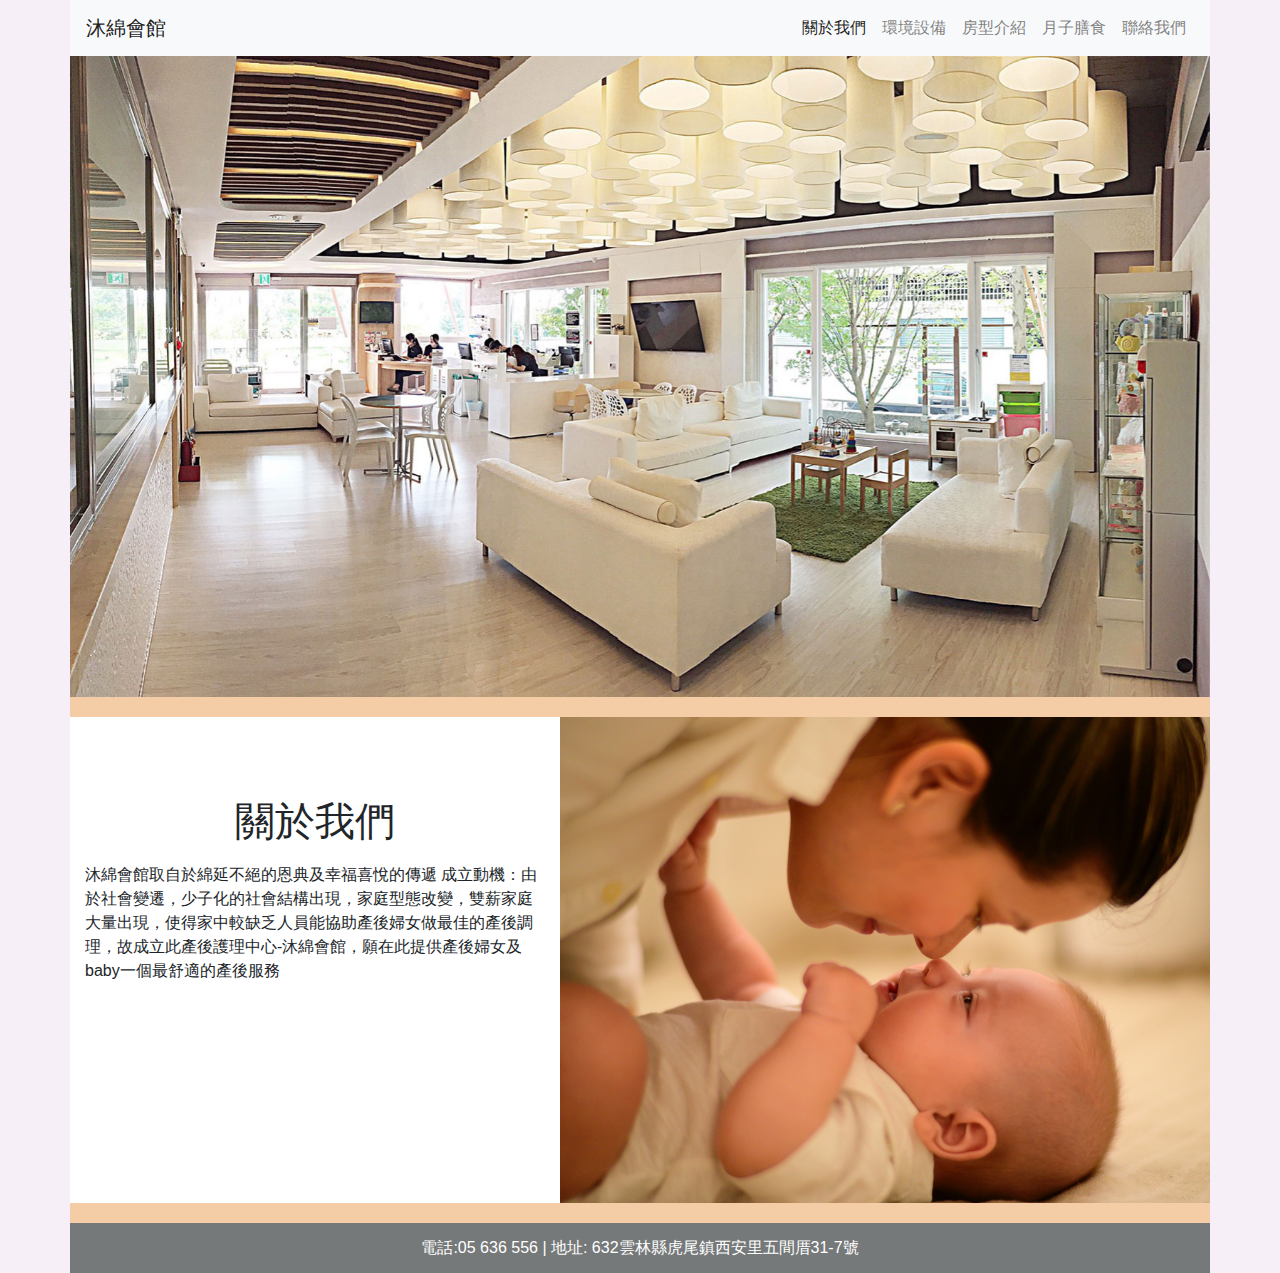
<file: index.html>
<!doctype html>
<html lang="en">
  <head>
    <!-- Required meta tags -->
    <meta charset="utf-8">
    <meta name="viewport" content="width=device-width, initial-scale=1, shrink-to-fit=no">

    <!-- Bootstrap CSS -->
    <link rel="stylesheet" href="https://stackpath.bootstrapcdn.com/bootstrap/4.3.1/css/bootstrap.min.css" integrity="sha384-ggOyR0iXCbMQv3Xipma34MD+dH/1fQ784/j6cY/iJTQUOhcWr7x9JvoRxT2MZw1T" crossorigin="anonymous">
    <link rel="stylesheet" href="common.css">
<script src="https://cdnjs.cloudflare.com/ajax/libs/jquery/3.4.1/jquery.min.js"></script>
    <title>沐綿會館</title>
    <style> 
         body{
          background-color: #f6eff7
     }
        .bar{
            width:100%;
            height:20px;
            background-color: #f4cda7;
        }
        .col-lg-5 h1{
            text-align: center;
            padding: 10px 0px;
        }
        .padding{
            padding-top: 70px;
        }
       
        @media (min-width: 992px){
            .col-sm-12,.col-lg-7{
                padding-right: 0;
            }
        }

      </style>
    
  </head>
  <body>
   
  <div class="container">
  <div class="row">
<nav class="navbar sticky-top navbar-expand-lg navbar-light bg-light col-12">
  <a class="navbar-brand" href="index.html">沐綿會館</a>
  <button class="navbar-toggler" type="button" data-toggle="collapse" data-target="#navbarNav" aria-controls="navbarNav" aria-expanded="false" aria-label="Toggle navigation">
    <span class="navbar-toggler-icon"></span>
  </button>
  <div class="collapse navbar-collapse " id="navbarNav">
    <ul class="navbar-nav ml-auto">
      <li class="nav-item active">
        <a class="nav-link" href="index.html">關於我們 <span class="sr-only">(current)</span></a>
      </li>
      <li class="nav-item">
        <a class="nav-link" href="hall.html">環境設備</a>
      </li>
      <li class="nav-item">
        <a class="nav-link" href="room.html">房型介紹</a>
      </li>
        <li class="nav-item">
        <a class="nav-link" href="food.html">月子膳食</a>
      </li>
        <li class="nav-item">
        <a class="nav-link" href="contact.php">聯絡我們</a>
      </li>
    </ul>
  </div>
</nav>

<div id="carouselExampleSlidesOnly" class="carousel slide " data-ride="carousel">
  <div class="carousel-inner size">
    <div class="carousel-item active">
      <img class="d-block w-100" src="images/3.jpg" alt="First slide">
    </div>
    <div class="carousel-item">
      <img class="d-block w-100" src="images/2.jpg" alt="Second slide">
    </div>
    <div class="carousel-item">
      <img class="d-block w-100" src="images/1.jpg" alt="Third slide">
    </div>
  </div>
</div>

  <div class="bar"></div>
<div class="container">
  <div class="row" style="background-color:#fff;">
      <div class="col-sm-12 col-lg-5" id="test">
          <h1>關於我們</h1>
          <p>沐綿會館取自於綿延不絕的恩典及幸福喜悅的傳遞
成立動機：由於社會變遷，少子化的社會結構出現，家庭型態改變，雙薪家庭大量出現，使得家中較缺乏人員能協助產後婦女做最佳的產後調理，故成立此產後護理中心-沐綿會館，願在此提供產後婦女及baby一個最舒適的產後服務</p>
      </div>
      <div class="col-sm-12 col-lg-7 ">
          <img src="images/BABY.jpg" alt="" width="100%">
      </div>
  </div>
</div>
    <div class="bar"></div>
  <footer>
       <p class="footertext">電話:05 636 556 | 地址: 632雲林縣虎尾鎮西安里五間厝31-7號</p>
  </footer>
    </div>
</div>
    <!-- Optional JavaScript -->
    <!-- jQuery first, then Popper.js, then Bootstrap JS -->
    <script src="https://code.jquery.com/jquery-3.3.1.slim.min.js" integrity="sha384-q8i/X+965DzO0rT7abK41JStQIAqVgRVzpbzo5smXKp4YfRvH+8abtTE1Pi6jizo" crossorigin="anonymous"></script>
    <script src="https://cdnjs.cloudflare.com/ajax/libs/popper.js/1.14.7/umd/popper.min.js" integrity="sha384-UO2eT0CpHqdSJQ6hJty5KVphtPhzWj9WO1clHTMGa3JDZwrnQq4sF86dIHNDz0W1" crossorigin="anonymous"></script>
    <script src="https://stackpath.bootstrapcdn.com/bootstrap/4.3.1/js/bootstrap.min.js" integrity="sha384-JjSmVgyd0p3pXB1rRibZUAYoIIy6OrQ6VrjIEaFf/nJGzIxFDsf4x0xIM+B07jRM" crossorigin="anonymous"></script>
     <script>
         $(window).on('resize',function(){
      if(window.matchMedia("(min-width:1200px)").matches){
          $('#test').addClass('padding');
      }else{
         $('#test').removeClass('padding');
      }
         });
          $(window).trigger('resize');
      </script>
  </body>
</html>
</file>
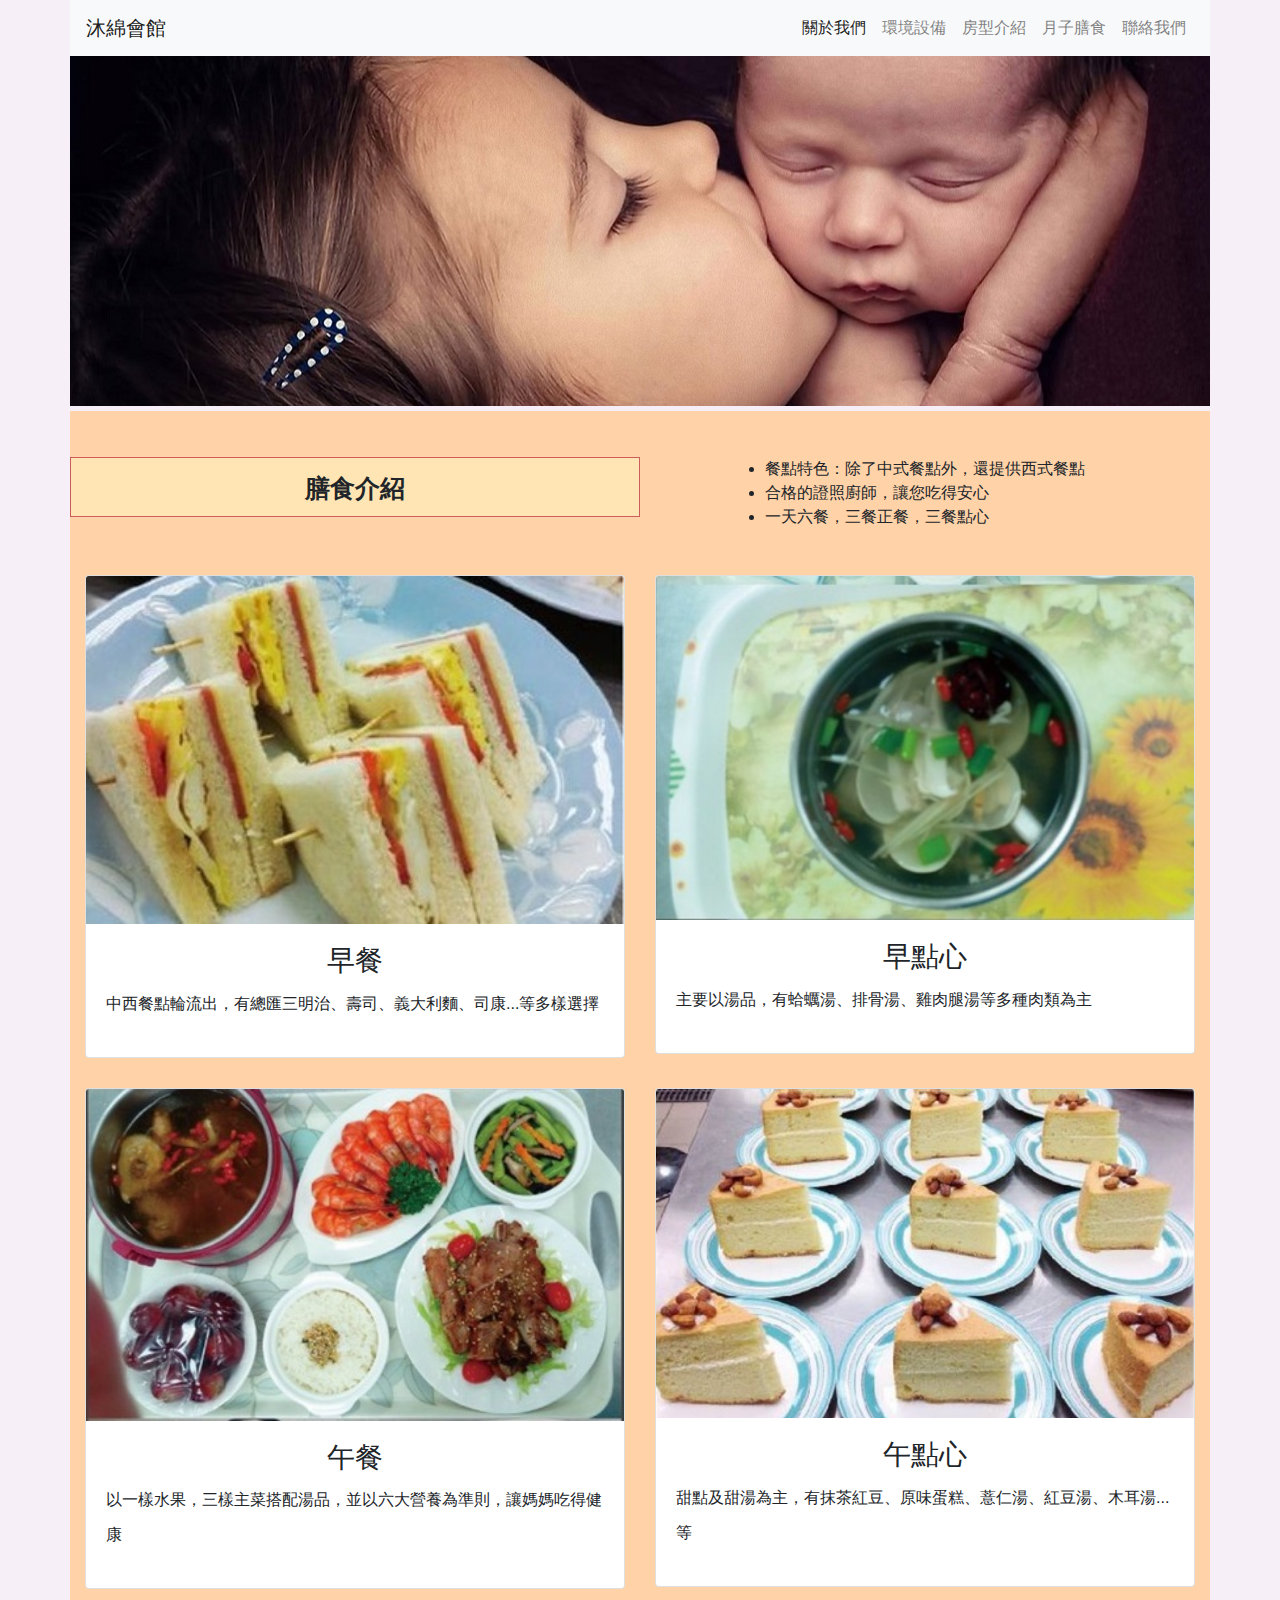
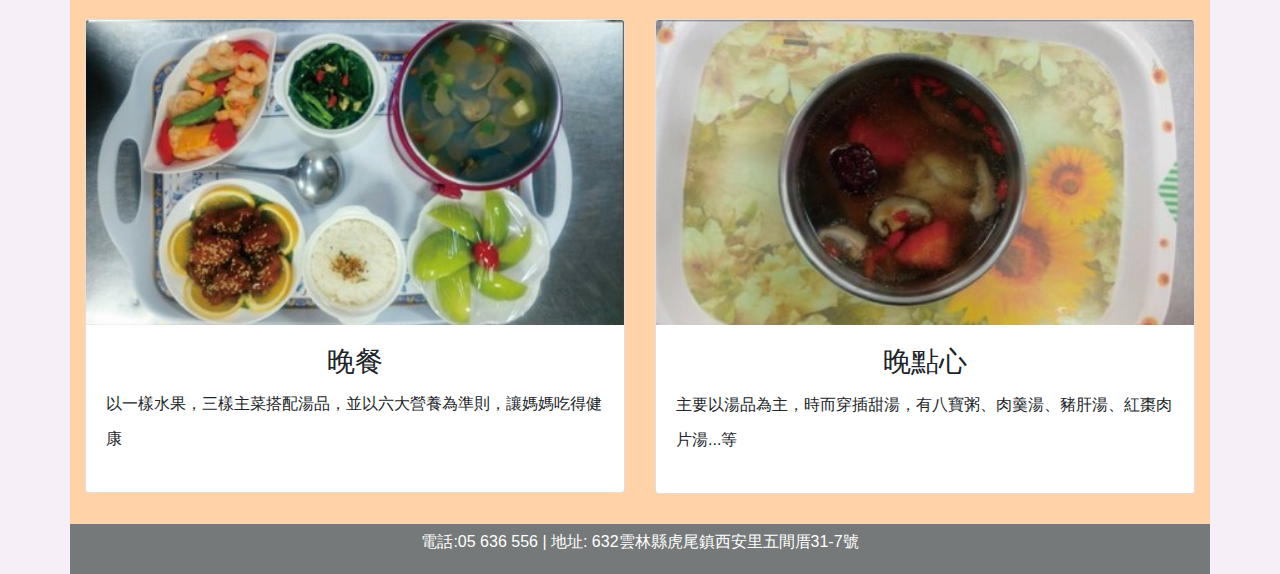
<file: food.html>
<!doctype html>
<html lang="en">
  <head>
    <!-- Required meta tags -->
    <meta charset="utf-8">
    <meta name="viewport" content="width=device-width, initial-scale=1, shrink-to-fit=no">

    <!-- Bootstrap CSS -->
    <link rel="stylesheet" href="https://stackpath.bootstrapcdn.com/bootstrap/4.3.1/css/bootstrap.min.css" integrity="sha384-ggOyR0iXCbMQv3Xipma34MD+dH/1fQ784/j6cY/iJTQUOhcWr7x9JvoRxT2MZw1T" crossorigin="anonymous">
    <link rel="stylesheet" href="common.css">
<style>
       body{
          background-color: #f6eff7
     }
      .banner{
        background-image:url(images/9999.jpg);
        background-repeat: no-repeat;
        background-position:center center; 
       }
      #info{
	     background-color:#FFE5B4;
       border:1px solid #CD5C5C ;
     height: 60px;
          line-height: 60px;
          font-size: 25px;
          text-align: center;
          font-weight: bold;
		}
	 
    .col-lg-6 ul{
        width:400px;
        margin: 0 auto;
    }
	  .container_1{
        width:100%;
        background-color: #FFD2A8;
        margin-top:5px; 
        padding-bottom: 30px
    }
    .col-lg-6{
    	margin-top:30px; 
    }
    h3{
    	text-align: center;
    }
    p{
    	line-height: 35px;
    }
 </style>

</head>
<body>
     <div class="container">
  <div class="row">
<nav class="navbar sticky-top navbar-expand-lg navbar-light bg-light col-12">
  <a class="navbar-brand" href="index.php">沐綿會館</a>
  <button class="navbar-toggler" type="button" data-toggle="collapse" data-target="#navbarNav" aria-controls="navbarNav" aria-expanded="false" aria-label="Toggle navigation">
    <span class="navbar-toggler-icon"></span>
  </button>
  <div class="collapse navbar-collapse " id="navbarNav">
    <ul class="navbar-nav  ml-auto">
      <li class="nav-item active">
        <a class="nav-link" href="index.html">關於我們 <span class="sr-only">(current)</span></a>
      </li>
      <li class="nav-item">
        <a class="nav-link" href="hall.html">環境設備</a>
      </li>
      <li class="nav-item">
        <a class="nav-link" href="room.html">房型介紹</a>
      </li>
        <li class="nav-item">
        <a class="nav-link" href="food.html">月子膳食</a>
      </li>
        <li class="nav-item">
        <a class="nav-link" href="contact.php">聯絡我們</a>
      </li>
    </ul>
  </div>
</nav>
 

<div class="banner"></div>

<div class="container_1">
<div class="container my-3">
  <div class="row">
    <div class="col-lg-6" id="info" class="mt-3">
      膳食介紹
    </div>
     <div class="col-lg-6">
     	 <ul>
        <li>餐點特色：除了中式餐點外，還提供西式餐點</li>
        <li>合格的證照廚師，讓您吃得安心</li>
        <li>一天六餐，三餐正餐，三餐點心</li>
      </ul>
     </div>
  </div>
</div>

<div class="container">
  <div class="row">
    <div class="col-lg-6 col-sm-6">
<div class="card">
  <img src="images/151515.jpg" class="card-img-top" alt="...">
  <div class="card-body">
    <h3 class="card-text">早餐</h3>
    <p>中西餐點輪流出，有總匯三明治、壽司、義大利麵、司康...等多樣選擇</p>
  </div>
</div> 
  </div>

     <div class="col-lg-6 col-sm-6">
<div class="card">
  <img src="images/161616.jpg" class="card-img-top" alt="...">
  <div class="card-body">
    <h3 class="card-text">早點心</h3>
    <p>主要以湯品，有蛤蠣湯、排骨湯、雞肉腿湯等多種肉類為主</p>
  </div>
</div> 
  </div>

     <div class="col-lg-6 col-sm-6">
<div class="card">
  <img src="images/171717.jpg" class="card-img-top" alt="...">
  <div class="card-body">
   <h3 class="card-text">午餐</h3>
    <p>以一樣水果，三樣主菜搭配湯品，並以六大營養為準則，讓媽媽吃得健康</p>
  </div>
</div> 
  </div>

     <div class="col-lg-6 col-sm-6">
<div class="card">
  <img src="images/181818.jpg" class="card-img-top" alt="...">
  <div class="card-body">
    <h3 class="card-text">午點心</h3>
    <p>甜點及甜湯為主，有抹茶紅豆、原味蛋糕、薏仁湯、紅豆湯、木耳湯...等</p>
  </div>
</div> 
  </div>

     <div class="col-lg-6 col-sm-6">
<div class="card">
  <img src="images/191919.jpg" class="card-img-top" alt="...">
  <div class="card-body">
    <h3 class="card-text">晚餐</h3>
    <p>以一樣水果，三樣主菜搭配湯品，並以六大營養為準則，讓媽媽吃得健康</p>
  </div>
</div> 
  </div>

     <div class="col-lg-6 col-sm-6">
<div class="card">
  <img src="images/202020.jpg" class="card-img-top" alt="...">
  <div class="card-body">
    <h3 class="card-text">晚點心</h3>
    <p>主要以湯品為主，時而穿插甜湯，有八寶粥、肉羹湯、豬肝湯、紅棗肉片湯...等</p>
  </div>
</div> 
  </div>
</div>
    </div>
    </div>
    <footer>
       <p class="footertext">電話:05 636 556 | 地址: 632雲林縣虎尾鎮西安里五間厝31-7號</p>
  </footer>
</div>
</div>
<script src="https://code.jquery.com/jquery-3.3.1.slim.min.js" integrity="sha384-q8i/X+965DzO0rT7abK41JStQIAqVgRVzpbzo5smXKp4YfRvH+8abtTE1Pi6jizo" crossorigin="anonymous"></script>
    <script src="https://cdnjs.cloudflare.com/ajax/libs/popper.js/1.14.7/umd/popper.min.js" integrity="sha384-UO2eT0CpHqdSJQ6hJty5KVphtPhzWj9WO1clHTMGa3JDZwrnQq4sF86dIHNDz0W1" crossorigin="anonymous"></script>
    <script src="https://stackpath.bootstrapcdn.com/bootstrap/4.3.1/js/bootstrap.min.js" integrity="sha384-JjSmVgyd0p3pXB1rRibZUAYoIIy6OrQ6VrjIEaFf/nJGzIxFDsf4x0xIM+B07jRM" crossorigin="anonymous"></script>
</file>
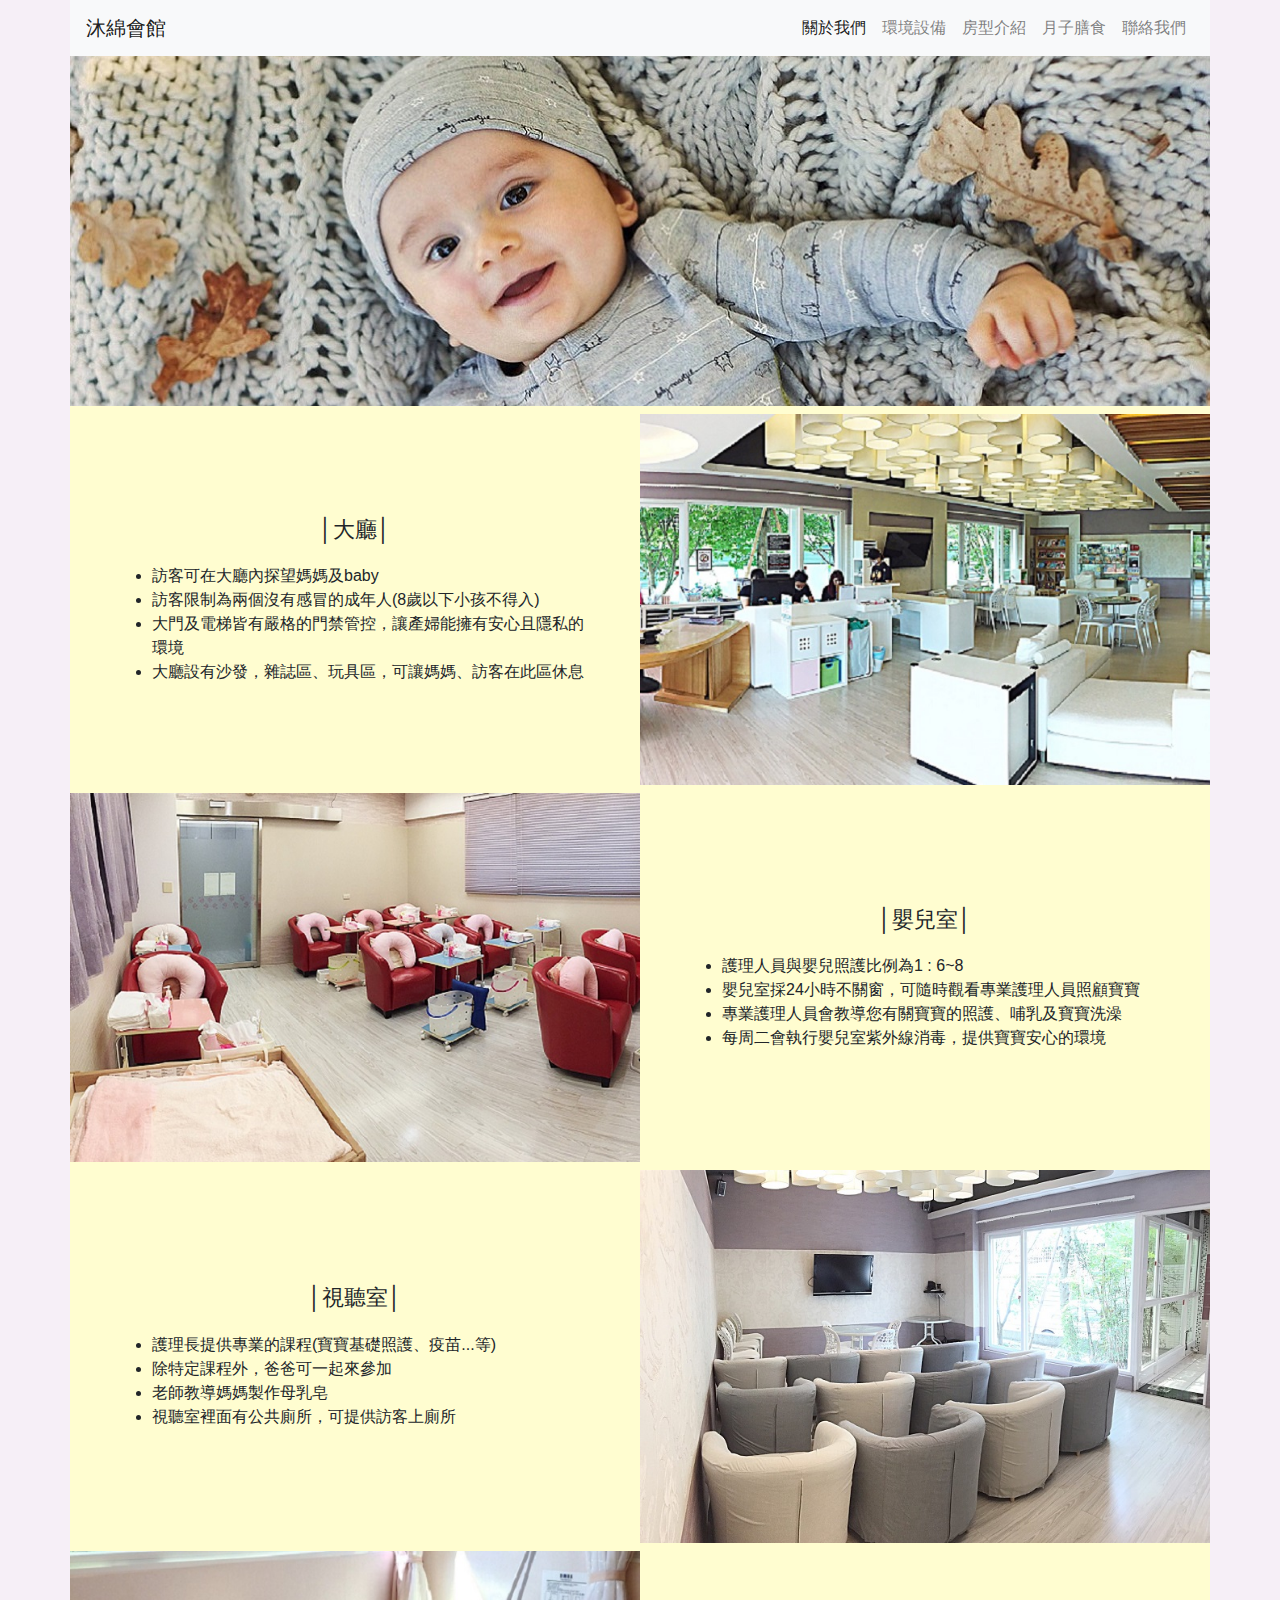
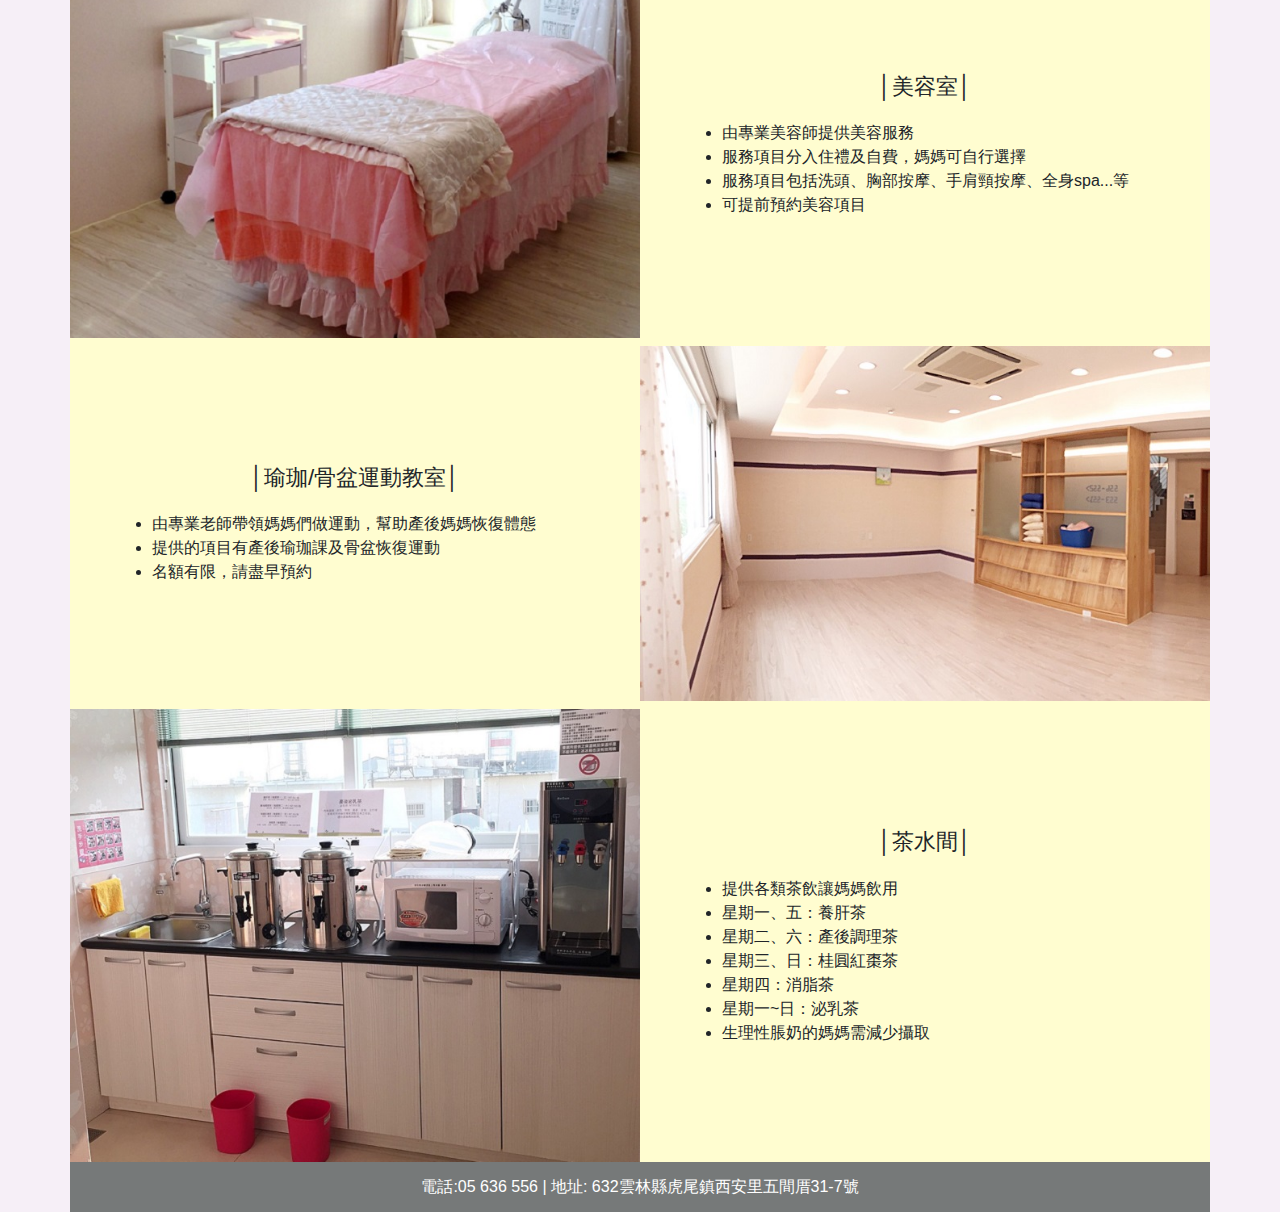
<file: hall.html>
<!doctype html>
<html lang="en">
  <head>
    <!-- Required meta tags -->
    <meta charset="utf-8">
    <meta name="viewport" content="width=device-width, initial-scale=1, shrink-to-fit=no">

    <!-- Bootstrap CSS -->
    <link rel="stylesheet" href="https://stackpath.bootstrapcdn.com/bootstrap/4.3.1/css/bootstrap.min.css" integrity="sha384-ggOyR0iXCbMQv3Xipma34MD+dH/1fQ784/j6cY/iJTQUOhcWr7x9JvoRxT2MZw1T" crossorigin="anonymous">
        <link rel="stylesheet" href="common.css">

    <script src="https://cdnjs.cloudflare.com/ajax/libs/jquery/3.4.1/jquery.min.js"></script>
 <style>
     body{
          background-color: #f6eff7
     }
      .banner{
        background-image:url(images/1111.jpg);
        background-repeat: no-repeat;
        background-position:center center; 
      }
     .title+p,li{
         text-align: left;
     }
     .container>.mt-2 ul{
        width:90%;
         margin: 20px auto
     }
      .row{
        background-color:#FFFDD0;
      }
     .img-fluid {
    max-width:none;
    width:100%;
}
  </style>
   
  </head>
 
  <body>
     <div class="container">
  <div class="row">
<nav class="navbar sticky-top navbar-expand-lg navbar-light bg-light col-12">
  <a class="navbar-brand" href="index.html">沐綿會館</a>
  <button class="navbar-toggler" type="button" data-toggle="collapse" data-target="#navbarNav" aria-controls="navbarNav" aria-expanded="false" aria-label="Toggle navigation">
    <span class="navbar-toggler-icon"></span>
  </button>
  <div class="collapse navbar-collapse " id="navbarNav">
    <ul class="navbar-nav ml-auto">
      <li class="nav-item active">
        <a class="nav-link" href="index.html">關於我們 <span class="sr-only">(current)</span></a>
      </li>
      <li class="nav-item">
        <a class="nav-link" href="hall.html">環境設備</a>
      </li>
      <li class="nav-item">
        <a class="nav-link" href="room.html">房型介紹</a>
      </li>
        <li class="nav-item">
        <a class="nav-link" href="food.html">月子膳食</a>
      </li>
        <li class="nav-item">
        <a class="nav-link" href="contact.php">聯絡我們</a>
      </li>
    </ul>
  </div>
</nav>

<div class="banner "></div>
 
<div class="container"> 
  <div class="row  mt-2">
    <div class="col-lg-6 text-center align-self-center second1">
      <h3 class="title my-3"><small>│大廳│</small></h3>
     <ul>
        <li>訪客可在大廳內探望媽媽及baby</li>
        <li>訪客限制為兩個沒有感冒的成年人(8歲以下小孩不得入)</li>
        <li>大門及電梯皆有嚴格的門禁管控，讓產婦能擁有安心且隱私的環境</li>
        <li>大廳設有沙發，雜誌區、玩具區，可讓媽媽、訪客在此區休息</li>
      </ul>
    </div>
    <div class="col-lg-6 pl-0 pr-0 first1">
      <img src="images/2222.jpg" class="img-fluid">
    </div>
  </div>
   
  
  <div class="row  mt-2">
    <div class="col-lg-6 pl-0 pr-0">
      <img src="images/3333.jpg" class="img-fluid">
    </div>
    <div class="col-lg-6 text-center align-self-center">
      <h3 class="title my-3"><small>│嬰兒室│</small></h3>
      <ul>
        <li>護理人員與嬰兒照護比例為1 : 6~8</li>
        <li>嬰兒室採24小時不關窗，可隨時觀看專業護理人員照顧寶寶</li>
        <li>專業護理人員會教導您有關寶寶的照護、哺乳及寶寶洗澡</li>
        <li>每周二會執行嬰兒室紫外線消毒，提供寶寶安心的環境</li>
      </ul>
    </div>
  </div>

      

  <div class="row mt-2">
    <div class="col-lg-6 text-center align-self-center second2">
      <h3 class="title my-3"><small>│視聽室│</small></h3>
      <ul>
        <li>護理長提供專業的課程(寶寶基礎照護、疫苗...等)</li>
         <li>除特定課程外，爸爸可一起來參加</li>
        <li>老師教導媽媽製作母乳皂</li>
        <li>視聽室裡面有公共廁所，可提供訪客上廁所</li>
      </ul>
    </div>
    <div class="col-lg-6 pl-0 pr-0 first2">
      <img src="images/4444.jpg" class="img-fluid">
    </div>
  </div>
      
  
  <div class="row mt-2">
    <div class="col-lg-6 pl-0 pr-0">
      <img src="images/5555.jpg" class="img-fluid">
    </div>
    <div class="col-lg-6 text-center align-self-center">
      <h3 class="title my-3"><small>│美容室│</small></h3>
      <ul>
        <li>由專業美容師提供美容服務</li>
        <li>服務項目分入住禮及自費，媽媽可自行選擇</li>
        <li>服務項目包括洗頭、胸部按摩、手肩頸按摩、全身spa...等</li>
        <li>可提前預約美容項目</li>
      </ul>
    </div>
  </div>
    

  <div class="row mt-2">
    <div class="col-lg-6 text-center align-self-center second3">
      <h3 class="title my-3"><small>│瑜珈/骨盆運動教室│</small></h3>
      <ul>
        <li>由專業老師帶領媽媽們做運動，幫助產後媽媽恢復體態</li>
        <li>提供的項目有產後瑜珈課及骨盆恢復運動</li>
        <li>名額有限，請盡早預約</li>
      </ul>
    </div>
    <div class="col-lg-6 pl-0 pr-0 first3">
      <img src="images/6666.jpg" class="img-fluid">
    </div>
  </div>
      

  <div class="row mt-2">
    <div class="col-lg-6 pl-0 pr-0">
      <img src="images/7777.jpg" class="img-fluid">
    </div>
    <div class="col-lg-6 text-center align-self-center">
      <h3 class="title my-3"><small>│茶水間│</small></h3>
      <ul>
        <li>提供各類茶飲讓媽媽飲用</li>
        <li>星期一、五：養肝茶</li>
        <li>星期二、六：產後調理茶</li>
        <li>星期三、日：桂圓紅棗茶</li>
        <li>星期四：消脂茶</li>
        <li>星期一~日：泌乳茶</li>
        <li>生理性脹奶的媽媽需減少攝取</li>
      </ul>
    </div>
  </div>
      </div>
      <footer>
       <p class="footertext">電話:05 636 556 | 地址: 632雲林縣虎尾鎮西安里五間厝31-7號</p>
  </footer>
     </div>
       </div>
    <!-- Optional JavaScript -->
    <!-- jQuery first, then Popper.js, then Bootstrap JS -->
    <script src="https://code.jquery.com/jquery-3.3.1.slim.min.js" integrity="sha384-q8i/X+965DzO0rT7abK41JStQIAqVgRVzpbzo5smXKp4YfRvH+8abtTE1Pi6jizo" crossorigin="anonymous"></script>
    <script src="https://cdnjs.cloudflare.com/ajax/libs/popper.js/1.14.7/umd/popper.min.js" integrity="sha384-UO2eT0CpHqdSJQ6hJty5KVphtPhzWj9WO1clHTMGa3JDZwrnQq4sF86dIHNDz0W1" crossorigin="anonymous"></script>
    <script src="https://stackpath.bootstrapcdn.com/bootstrap/4.3.1/js/bootstrap.min.js" integrity="sha384-JjSmVgyd0p3pXB1rRibZUAYoIIy6OrQ6VrjIEaFf/nJGzIxFDsf4x0xIM+B07jRM" crossorigin="anonymous"></script>
       <script>
         $(window).on('resize',function(){
      if(window.matchMedia("(max-width:992px)").matches){
          for(var i=1;i<=3;i++){
               $('.first'+i).after($('.second'+i));
          }
         
      }else{
          for(var i=1;i<=3;i++){
         $('.second'+i).after($('.first'+i));
          }
      }
         });
          $(window).trigger('resize');
      </script>
     </body>
</html>
</file>
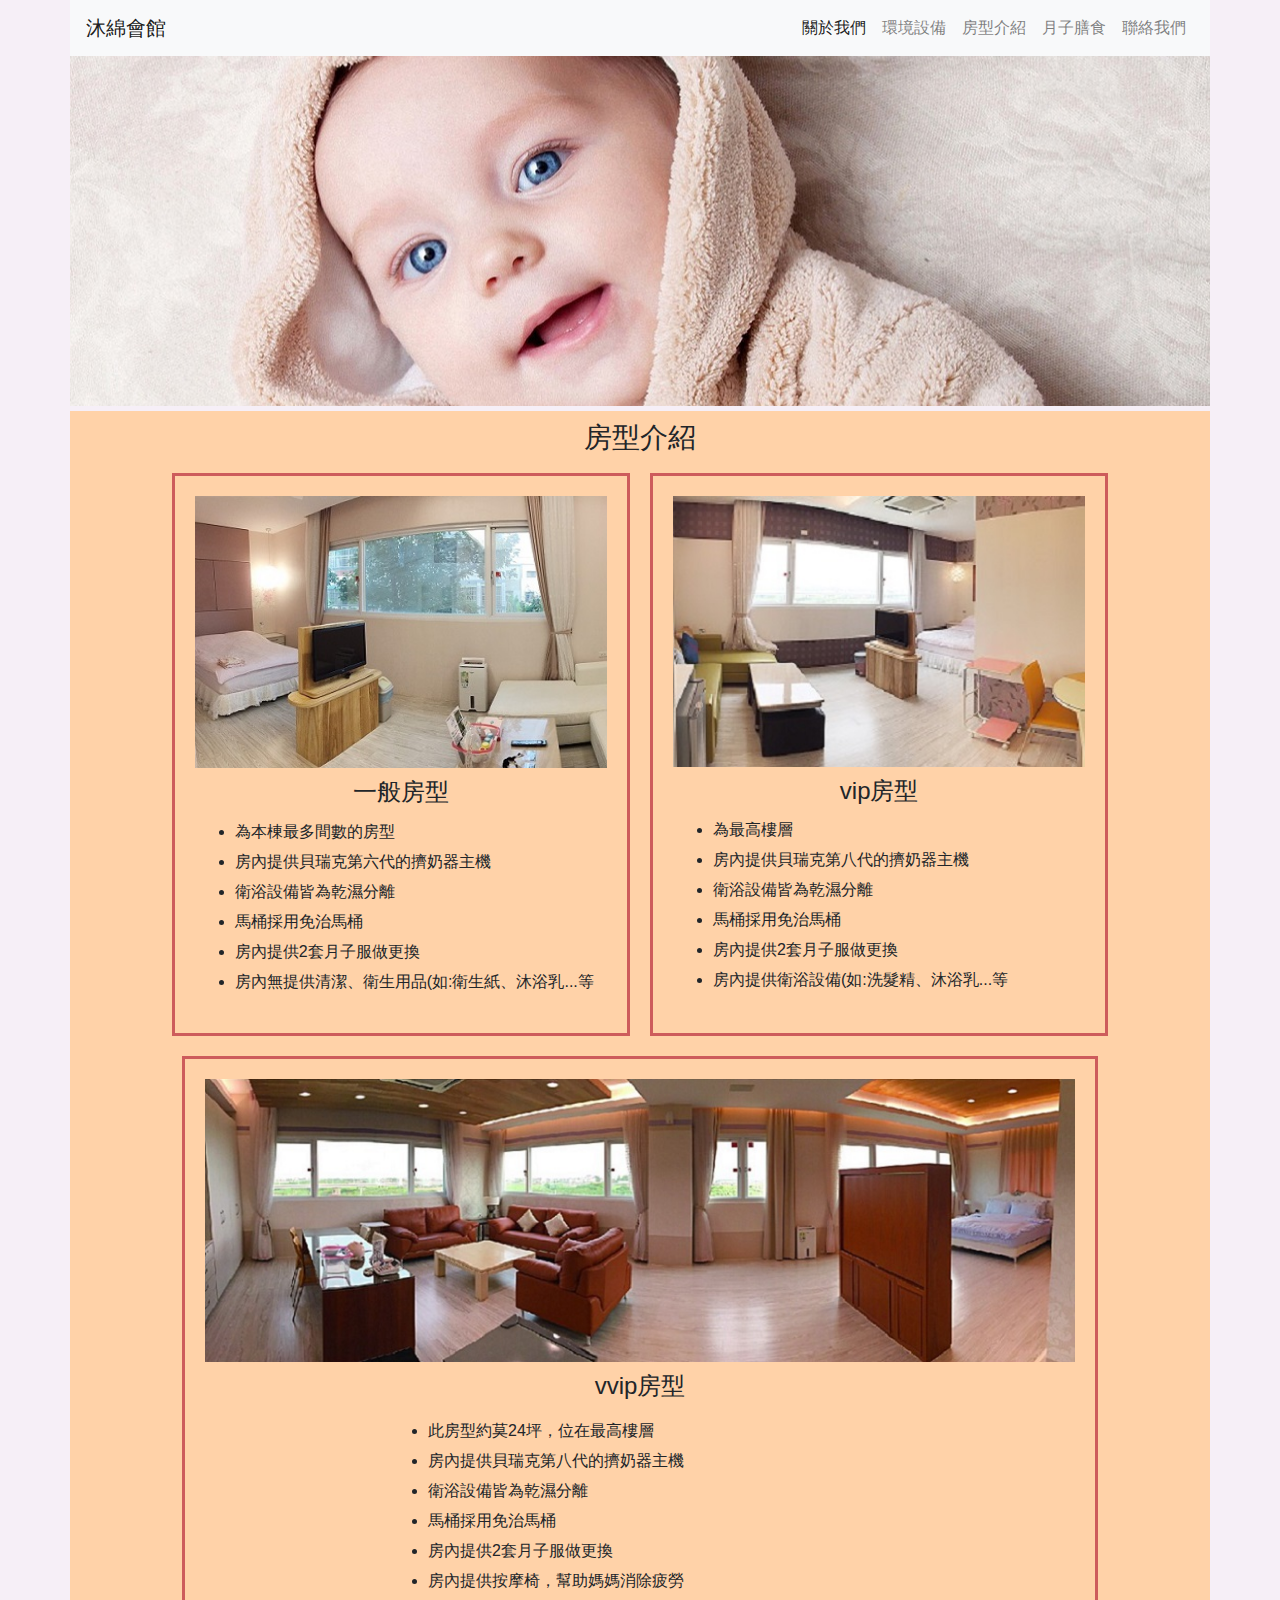
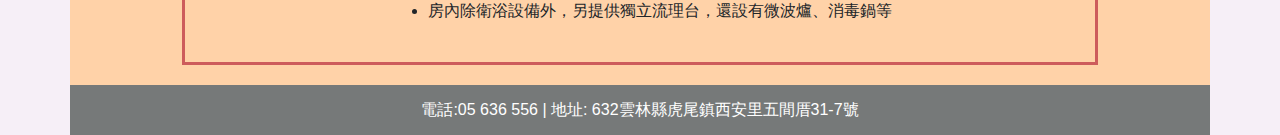
<file: room.html>
<!doctype html>
<html lang="en">
  <head>
    <!-- Required meta tags -->
    <meta charset="utf-8">
    <meta name="viewport" content="width=device-width, initial-scale=1, shrink-to-fit=no">

    <!-- Bootstrap CSS -->
    <link rel="stylesheet" href="https://stackpath.bootstrapcdn.com/bootstrap/4.3.1/css/bootstrap.min.css" integrity="sha384-ggOyR0iXCbMQv3Xipma34MD+dH/1fQ784/j6cY/iJTQUOhcWr7x9JvoRxT2MZw1T" crossorigin="anonymous">
        <link rel="stylesheet" href="common.css">

 <style>
      body{
         background-color: #f6eff7
     }
      .banner{
        background-image:url(images/8888.jpg);
        background-repeat: no-repeat;
        background-position:center center;         
      }
      #content{
        background-color: #FFD2A8;
        margin-top:5px;
     
      }
      #title{
        text-align: center;
        padding-top: 10px;
      }
      #content_1{
        text-align: center;
        border-color: #CD5C5C;
        border-style: solid;
        padding: 20px;
        margin:10px 20px 20px 0px;
      }
      h4{
        padding-top: 10px;
      }
      #ul{
        text-align: left;
        margin-top:10px; 
        line-height: 30px
      }
      #content_2{
        text-align: center;
        border-color: #CD5C5C;
        border-style: solid;
        padding: 20px;
        margin-bottom:20px;
      }
      #ul_1{
        display: table;
        margin: 0 auto;
        margin-top:15px;
        text-align: left;
        line-height: 30px;
      }
     .pa{
         
         width:100%;
     }
     .addpa{
         padding:0 20px
     }
     #content_1.clearma{
          margin-right: 0;
     }
      @media (max-width: 992px){
            #content_1{
                margin-right: 0;
          }
        }
  </style>
   
  </head>
 
  <body>
     <div class="container">
  <div class="row">
  <nav class=" navbar sticky-top navbar-expand-lg navbar-light bg-light col-12">
  <a class="navbar-brand" href="index.html">沐綿會館</a>
  <button class="navbar-toggler" type="button" data-toggle="collapse" data-target="#navbarNav" aria-controls="navbarNav" aria-expanded="false" aria-label="Toggle navigation">
    <span class="navbar-toggler-icon"></span>
  </button>
  <div class="collapse navbar-collapse " id="navbarNav">
    <ul class="navbar-nav ml-auto">
      <li class="nav-item active">
        <a class="nav-link" href="index.html">關於我們 <span class="sr-only">(current)</span></a>
      </li>
      <li class="nav-item">
        <a class="nav-link" href="hall.html">環境設備</a>
      </li>
      <li class="nav-item">
        <a class="nav-link" href="room.html">房型介紹</a>
      </li>
        <li class="nav-item">
        <a class="nav-link" href="food.html">月子膳食</a>
      </li>
        <li class="nav-item">
        <a class="nav-link" href="contact.php">聯絡我們</a>
      </li>
    </ul>
  </div>
</nav>

 <div class="banner"></div>
<div id="content" class="pa container">
 <div class="row justify-content-center addpa">
  <div id="title" class="col-12"><h3>房型介紹</h3></div>

      <div id="content_1" class="col-lg-5 ">
        <img src="images/101010.jpg" >
        <h4>一般房型</h4>
        <div id="ul"><ul>
          <li>為本棟最多間數的房型</li>
          <li>房內提供貝瑞克第六代的擠奶器主機</li>
          <li>衛浴設備皆為乾濕分離</li>
          <li>馬桶採用免治馬桶</li>
          <li>房內提供2套月子服做更換</li>
          <li>房內無提供清潔、衛生用品(如:衛生紙、沐浴乳...等</li>
        </ul></div>
      </div>

      <div id="content_1" class="col-lg-5 clearma">
        <img src="images/131313.jpg" >
        <h4>vip房型</h4>
        <div id="ul"><ul>
          <li>為最高樓層</li>
          <li>房內提供貝瑞克第八代的擠奶器主機</li>
          <li>衛浴設備皆為乾濕分離</li>
          <li>馬桶採用免治馬桶</li>
          <li>房內提供2套月子服做更換</li>
          <li>房內提供衛浴設備(如:洗髮精、沐浴乳...等</li>
          </ul></div>
      </div>
       
        <div id="content_2" class="col-lg-10">
        <img src="images/141414.jpg" >
        <h4>vvip房型</h4>
        <div id="ul_1"><ul>
          <li>此房型約莫24坪，位在最高樓層</li>
          <li>房內提供貝瑞克第八代的擠奶器主機</li>
          <li>衛浴設備皆為乾濕分離</li>
          <li>馬桶採用免治馬桶</li>
          <li>房內提供2套月子服做更換</li>
          <li>房內提供按摩椅，幫助媽媽消除疲勞</li>
          <li>房內除衛浴設備外，另提供獨立流理台，還設有微波爐、消毒鍋等</li>
          </ul></div>
      </div>
  </div>
</div>
  
    <footer>
       <p class="footertext">電話:05 636 556 | 地址: 632雲林縣虎尾鎮西安里五間厝31-7號</p>
  </footer>
  </div>
      </div>
    <!-- Optional JavaScript -->
    <!-- jQuery first, then Popper.js, then Bootstrap JS -->
    <script src="https://code.jquery.com/jquery-3.3.1.slim.min.js" integrity="sha384-q8i/X+965DzO0rT7abK41JStQIAqVgRVzpbzo5smXKp4YfRvH+8abtTE1Pi6jizo" crossorigin="anonymous"></script>
    <script src="https://cdnjs.cloudflare.com/ajax/libs/popper.js/1.14.7/umd/popper.min.js" integrity="sha384-UO2eT0CpHqdSJQ6hJty5KVphtPhzWj9WO1clHTMGa3JDZwrnQq4sF86dIHNDz0W1" crossorigin="anonymous"></script>
    <script src="https://stackpath.bootstrapcdn.com/bootstrap/4.3.1/js/bootstrap.min.js" integrity="sha384-JjSmVgyd0p3pXB1rRibZUAYoIIy6OrQ6VrjIEaFf/nJGzIxFDsf4x0xIM+B07jRM" crossorigin="anonymous"></script>
  </body>
</html>
</file>
<file: common.css>
*{
    font-family: Roboto,Verdana,Geneva,Tahoma,"Heiti TC","Microsoft JhengHei",sans-serif;
}


.banner{
        width: 100%;
        height: 350px; 
      }


img{
        height:auto;
        width:100%
     }
footer{
            height:50px;
            line-height:50px;
            background-color: #767979;
            color:#fff;
            width:100%;
}
.footertext{
            text-align: center
        }
</file>
